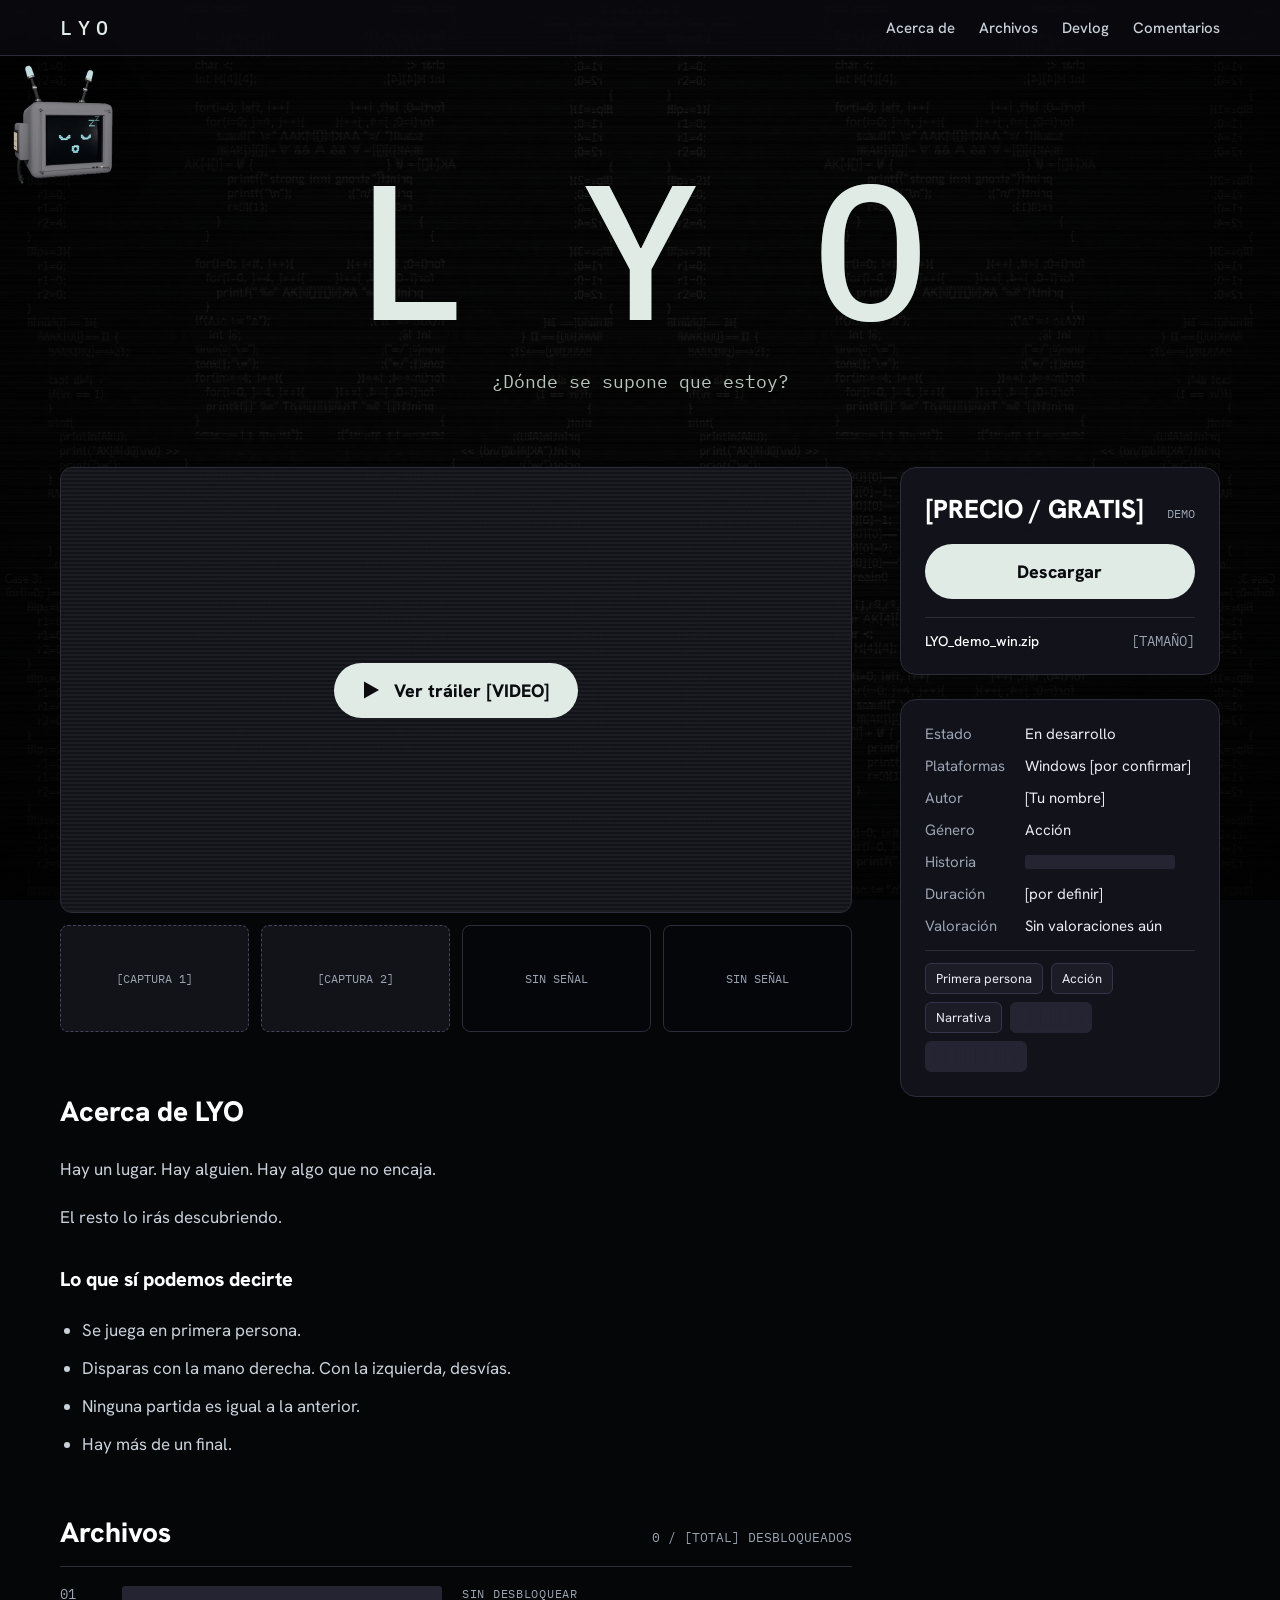
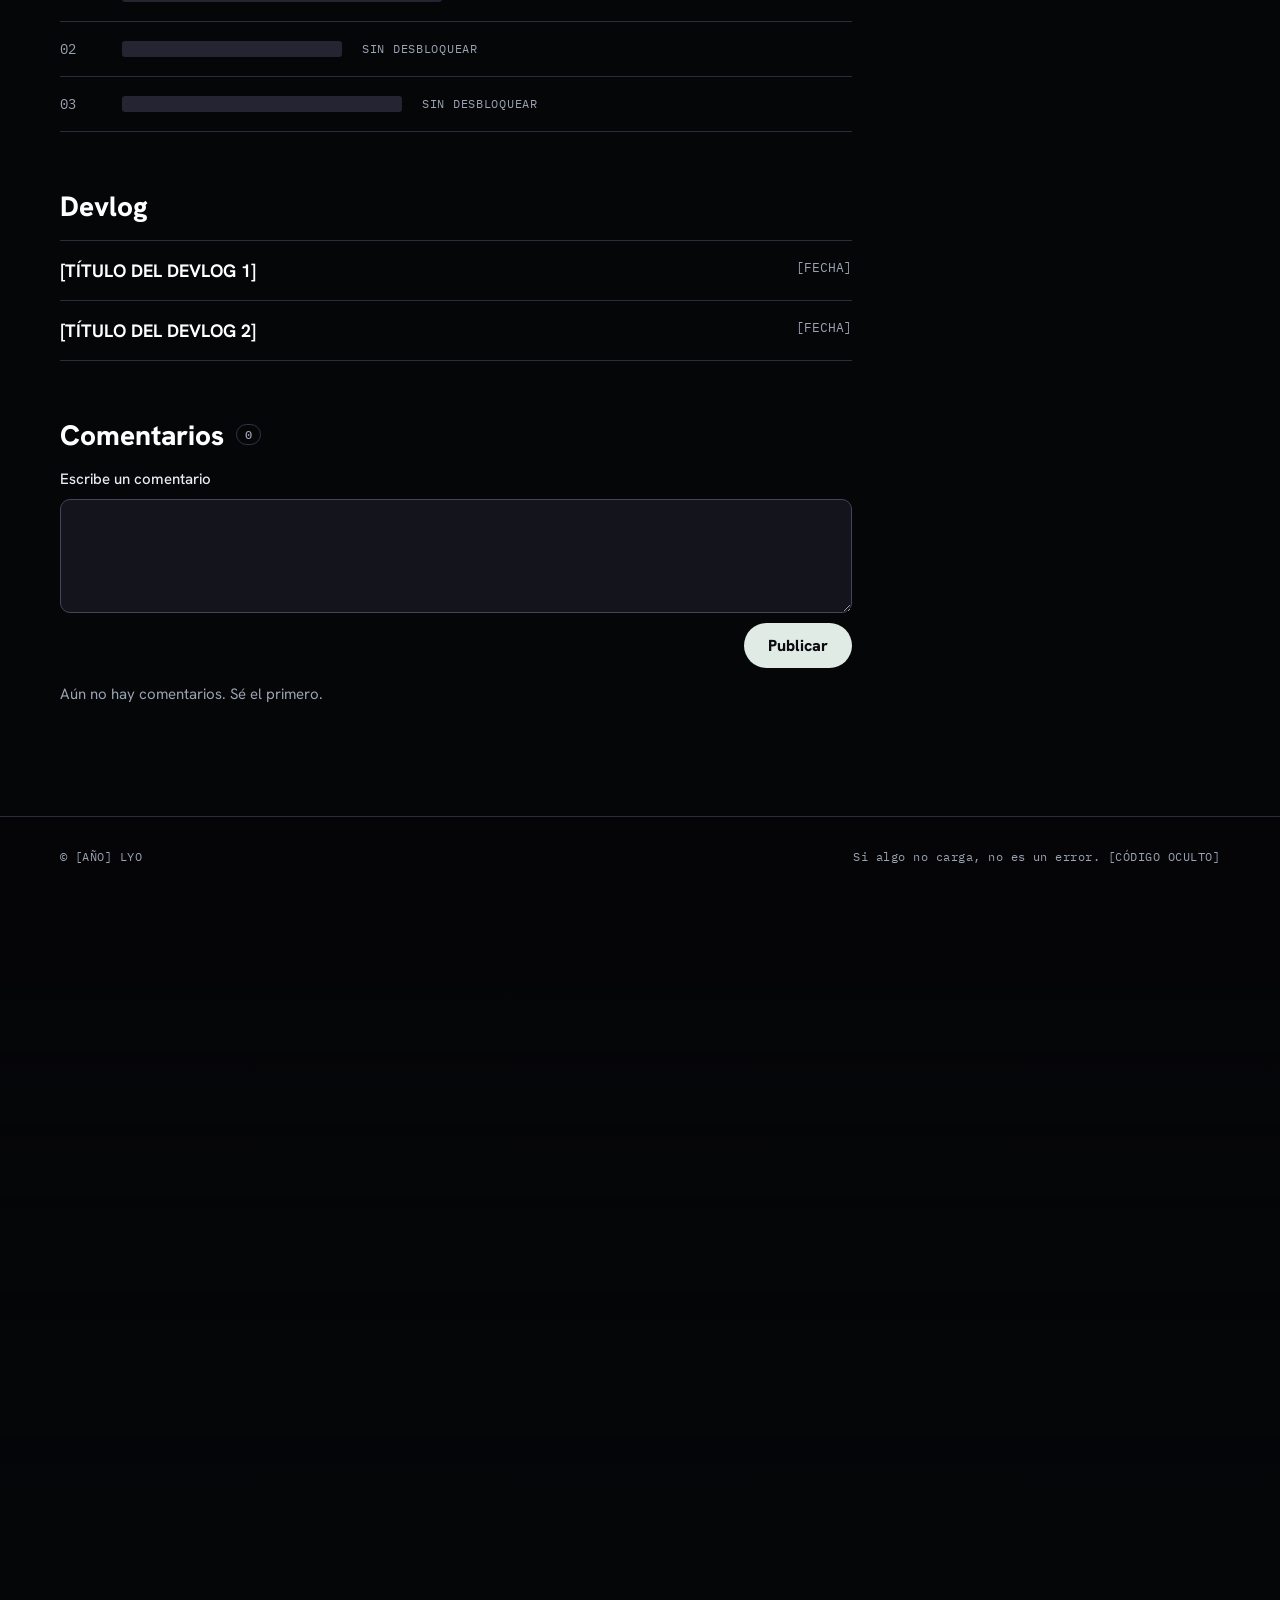
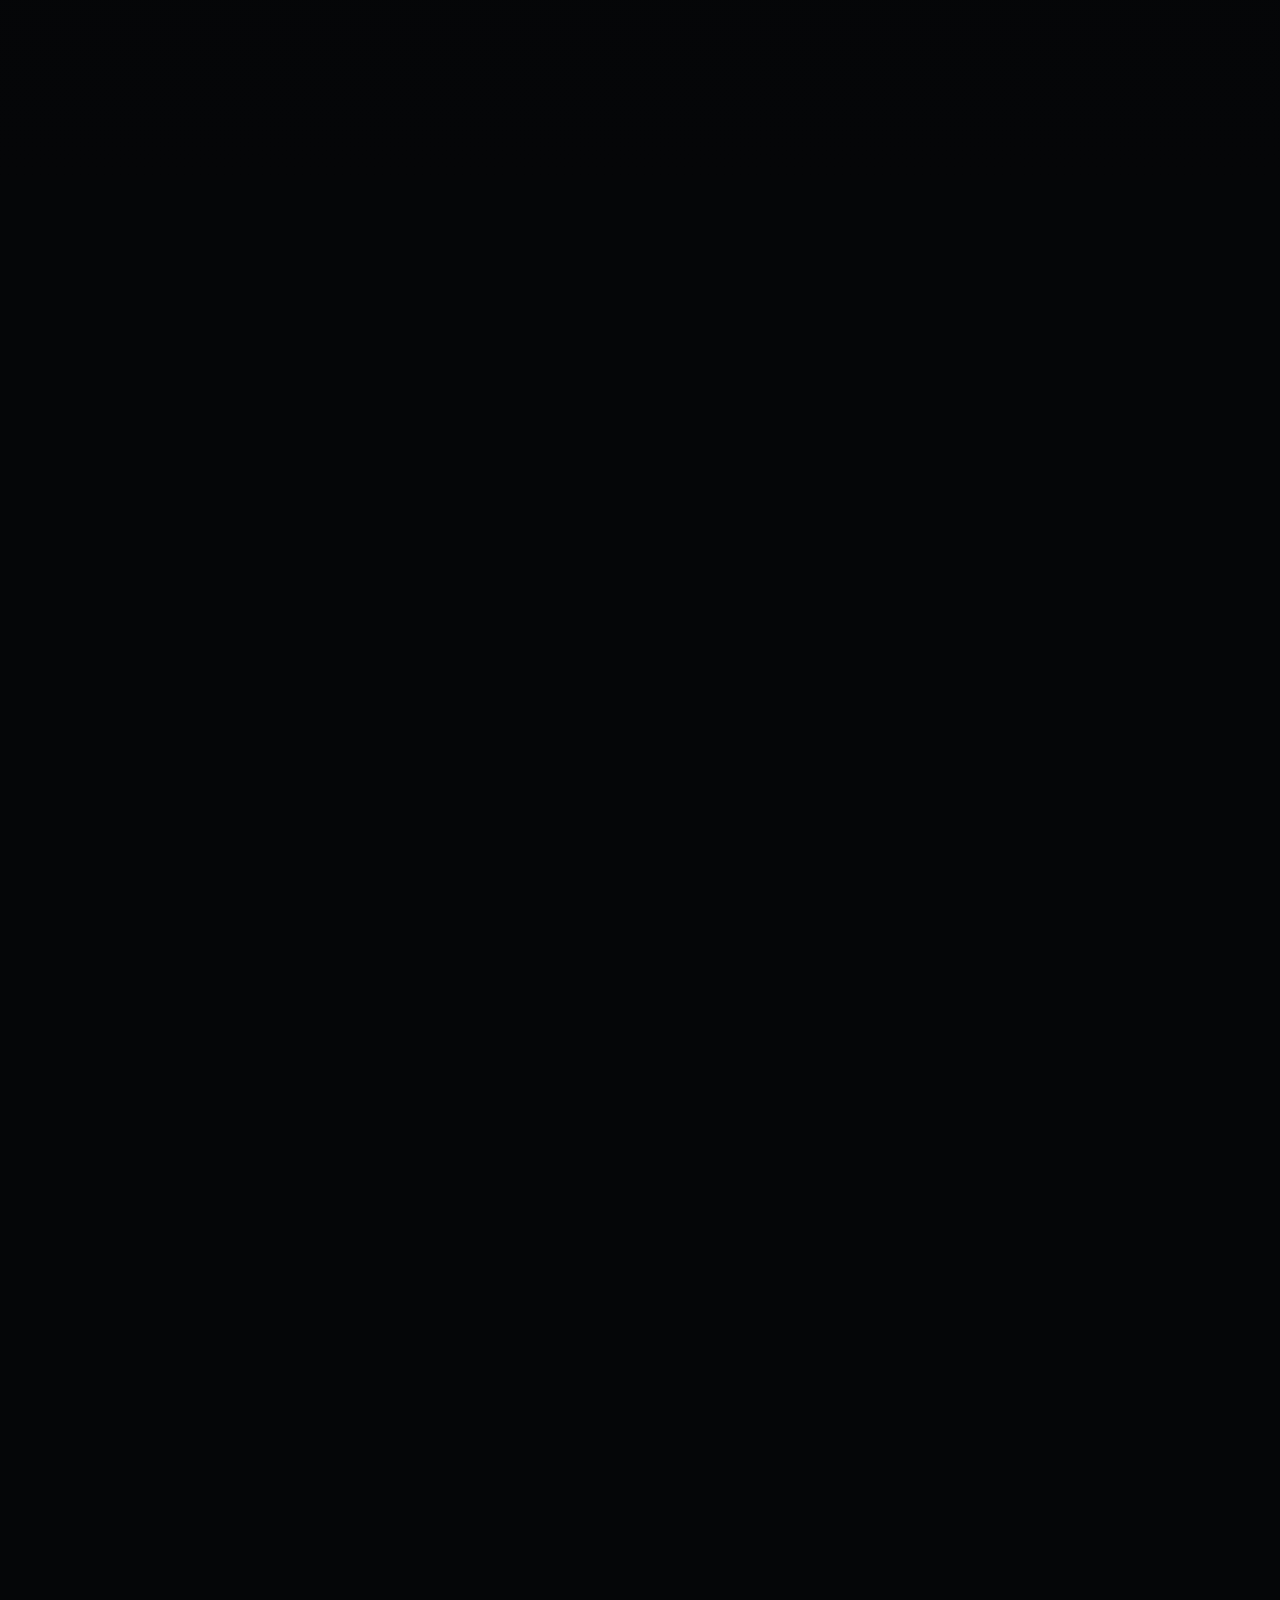
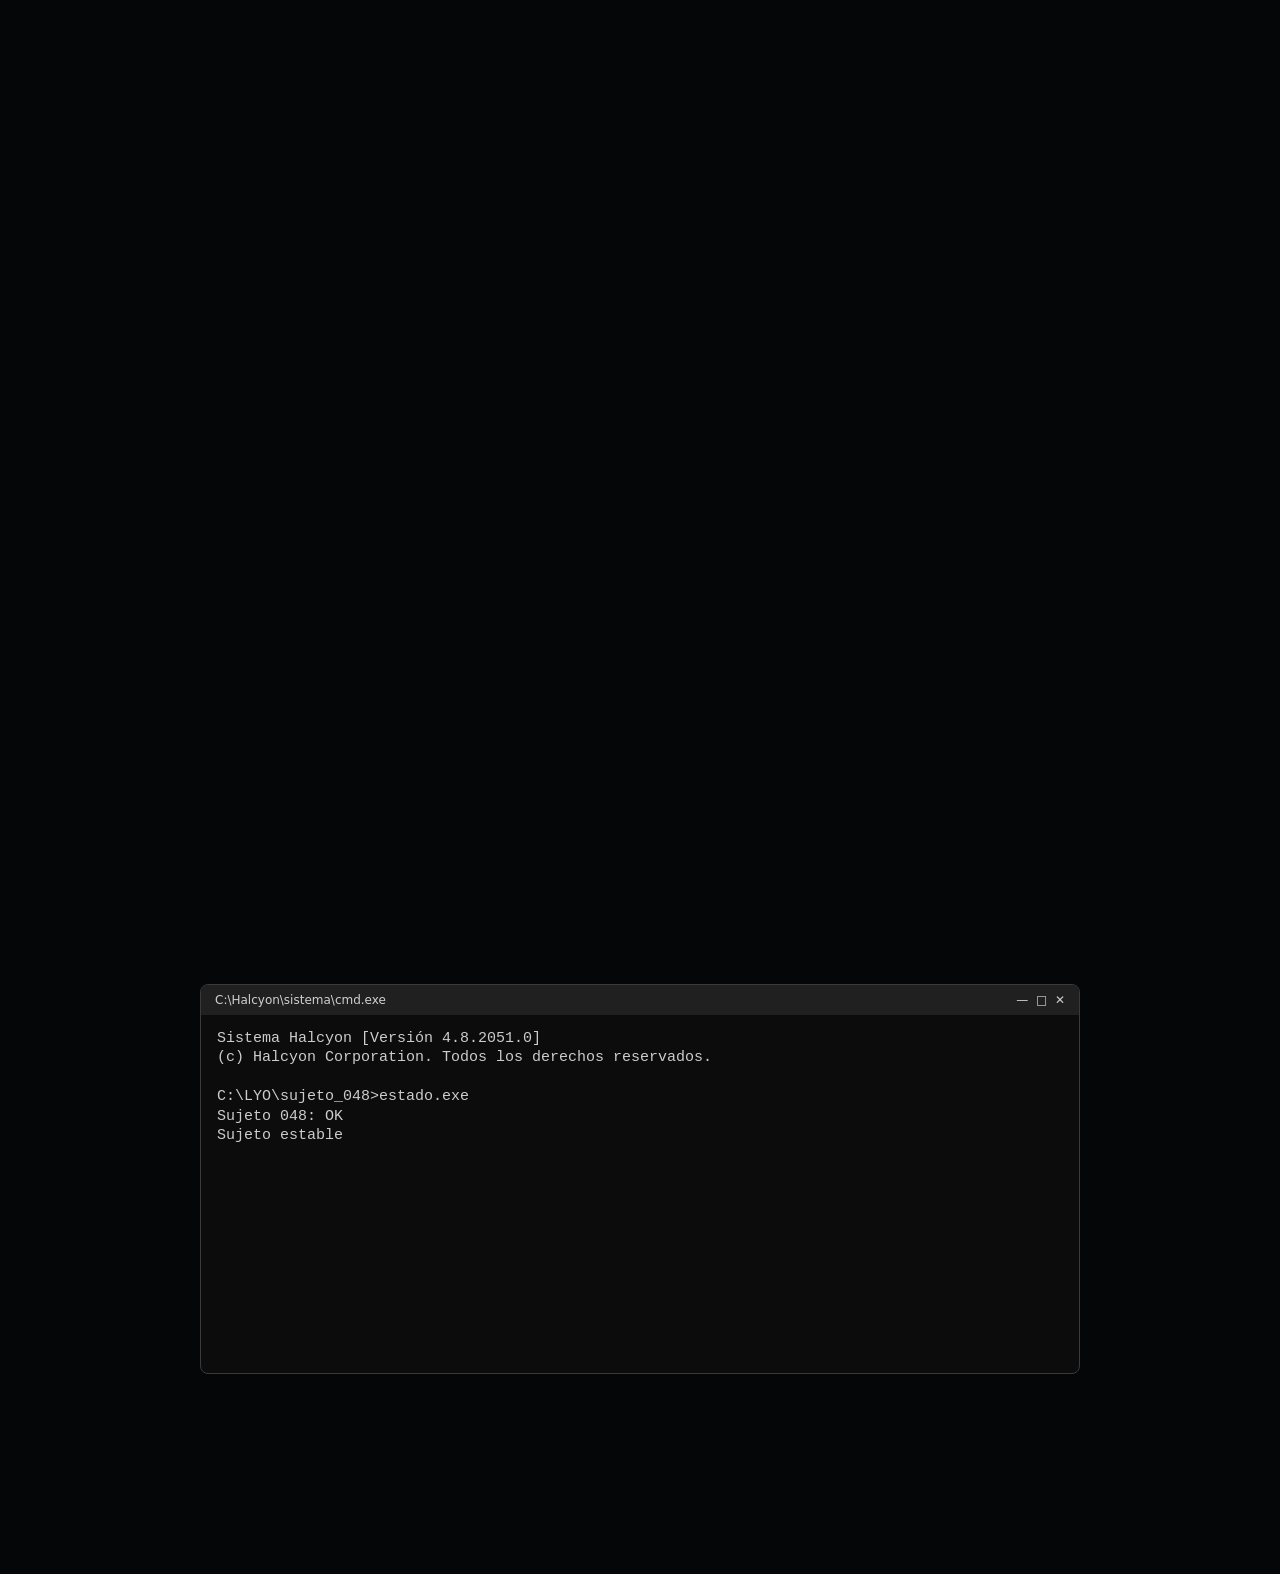
<file: index.html>
<!DOCTYPE html>
<!--
  ¿Intentas buscar algo pequeño, Sherlock Holmes?
  Me intriga tu curiosidad. Sigue buscando, solo recuerda que...

  La curiosidad mató al gato,
  01110000 01100101 01110010 01101111 00100000 01101100 01100001 00100000 01110011 01100001 01110100 01101001 01110011 01100110 01100001 01100011 01100011 01101001 11000011 10110011 01101110 00100000 01101100 01101111 00100000 01110100 01110010 01100001 01101010 01101111 00100000 01100100 01100101 00100000 01110110 01110101 01100101 01101100 01110100 01100001
-->
<html lang="es">
<head>
<meta charset="utf-8">
<meta name="viewport" content="width=device-width, initial-scale=1">
<meta name="theme-color" content="#050608">
<title>LYO</title>
<link rel="icon" href="assets/caras/burlona.webp" type="image/webp">
<link rel="preconnect" href="https://fonts.googleapis.com">
<link rel="preconnect" href="https://fonts.gstatic.com" crossorigin>
<link href="https://fonts.googleapis.com/css2?family=Hanken+Grotesk:wght@400;500;700;800&family=IBM+Plex+Mono:wght@400;500&display=swap" rel="stylesheet">
<link rel="stylesheet" href="css/estilo.css">
</head>
<body>
<div style="font-family:'Hanken Grotesk',system-ui,sans-serif;color:#E8ECF2;position:relative">

<!-- Fondo: el código del menú cayendo en cuatro columnas -->
<div aria-hidden="true" style="position:fixed;inset:0;z-index:0;overflow:hidden;background:#050608">
<div class="bgflick" style="position:absolute;inset:0;display:grid;grid-template-columns:repeat(4,minmax(0,1fr));filter:brightness(0.82)">
<div class="col col1" style="animation-duration:62s;animation-delay:-10s"></div>
<div class="col col2" style="animation-duration:38s;animation-delay:-31s"></div>
<div class="col col3" style="animation-duration:80s;animation-delay:-5s"></div>
<div class="col col4" style="animation-duration:24s;animation-delay:-17s"></div>
</div>
<div class="tear tearA">
<div class="col col1" style="animation-duration:62s;animation-delay:-10s"></div>
<div class="col col2" style="animation-duration:38s;animation-delay:-31s"></div>
<div class="col col3" style="animation-duration:80s;animation-delay:-5s"></div>
<div class="col col4" style="animation-duration:24s;animation-delay:-17s"></div>
</div>
<div class="tear tearB">
<div class="col col1" style="animation-duration:62s;animation-delay:-10s"></div>
<div class="col col2" style="animation-duration:38s;animation-delay:-31s"></div>
<div class="col col3" style="animation-duration:80s;animation-delay:-5s"></div>
<div class="col col4" style="animation-duration:24s;animation-delay:-17s"></div>
</div>
<div style="position:absolute;inset:0;background:rgba(0,0,0,0.5)"></div>
<div class="scan" style="position:absolute;inset:0;background:repeating-linear-gradient(0deg,rgba(0,0,0,0.28) 0 1px,transparent 1px 3px)"></div>
<div style="position:absolute;inset:0;background:radial-gradient(ellipse at 50% 45%,rgba(0,0,0,0) 40%,rgba(0,0,0,0.78) 100%)"></div>
</div>

<div style="position:relative;z-index:1">

<!-- Barra superior -->
<header style="background:rgba(11,11,16,0.82);border-bottom:1px solid #2C2C3A">
<div class="r-barra" style="max-width:1160px;margin:0 auto;padding:14px 32px;display:flex;flex-wrap:wrap;gap:12px 28px;align-items:center;justify-content:space-between">
<a href="#inicio" class="nav-a" style="font-family:'IBM Plex Mono',ui-monospace,monospace;font-weight:500;font-size:20px;letter-spacing:0.3em;color:#E0EBE6">LYO</a>
<nav class="r-nav" aria-label="Principal" style="display:flex;flex-wrap:wrap;gap:8px 24px;font-size:15px;font-weight:500">
<a href="#acerca" class="nav-a">Acerca de</a>
<a href="#archivos" class="nav-a">Archivos</a>
<a href="#devlog" class="nav-a">Devlog</a>
<a href="#comentarios" class="nav-a">Comentarios</a>
</nav>
</div>
</header>

<!-- Título: igual que en el menú, con las copias roja y cian -->
<section id="inicio" class="r-inicio" style="max-width:1160px;margin:0 auto;padding:96px 32px 40px;display:flex;flex-direction:column;align-items:center;gap:24px;text-align:center">
<h1 aria-label="LYO" style="position:relative;margin:0;font-family:'IBM Plex Mono',ui-monospace,monospace;font-weight:500;font-size:clamp(72px,15vw,200px);line-height:1;white-space:nowrap">
<span aria-hidden="true" class="tred" style="position:absolute;left:0;top:0;color:rgba(230,38,38,0.55)">L Y O</span>
<span aria-hidden="true" class="tcyan" style="position:absolute;left:0;top:0;color:rgba(26,217,217,0.55)">L Y O</span>
<span aria-hidden="true" class="twhite" style="position:relative;color:#E0EBE6">L Y O</span>
</h1>
<p id="lema" class="lema" aria-label="¿Dónde se supone que estoy?" data-texto="¿Dónde se supone que estoy?">¿Dónde se supone que estoy?</p>
</section>

<!-- Cuerpo -->
<div class="r-cuerpo" style="max-width:1160px;margin:0 auto;padding:32px 32px 96px;display:flex;flex-wrap:wrap;gap:48px;align-items:flex-start">

<main class="r-main" style="flex:999 1 560px;min-width:0;display:flex;flex-direction:column;gap:56px">

<!-- Tráiler y capturas -->
<section aria-label="Tráiler y capturas" style="display:flex;flex-direction:column;gap:12px">
<div style="position:relative;aspect-ratio:16/9;border-radius:12px;overflow:hidden;background:rgba(20,20,28,0.9);border:1px solid #2C2C3A;display:flex;align-items:center;justify-content:center">
<div aria-hidden="true" class="scan" style="position:absolute;inset:0;background:repeating-linear-gradient(0deg,rgba(255,255,255,0.04) 0 2px,transparent 2px 4px)"></div>
<button type="button" aria-label="Reproducir tráiler" style="position:relative;display:flex;align-items:center;gap:14px;background:var(--acento);color:#0B0B10;border:0;font-family:inherit;font-weight:800;font-size:18px;padding:16px 28px;border-radius:999px;cursor:pointer">
<svg aria-hidden="true" width="18" height="20" viewBox="0 0 18 20"><path d="M2 1.5v17l15-8.5z" fill="#0B0B10"/></svg>
Ver tráiler [VIDEO]
</button>
</div>
<div style="display:grid;grid-template-columns:repeat(auto-fit,minmax(min(130px,100%),1fr));gap:12px">
<div style="aspect-ratio:16/9;border-radius:8px;background:rgba(20,20,28,0.9);border:1px dashed #44445A;display:flex;align-items:center;justify-content:center;font-family:'IBM Plex Mono',ui-monospace,monospace;font-size:12px;color:#9AA3B2">[CAPTURA 1]</div>
<div style="aspect-ratio:16/9;border-radius:8px;background:rgba(20,20,28,0.9);border:1px dashed #44445A;display:flex;align-items:center;justify-content:center;font-family:'IBM Plex Mono',ui-monospace,monospace;font-size:12px;color:#9AA3B2">[CAPTURA 2]</div>
<div style="aspect-ratio:16/9;border-radius:8px;background:#05060A;border:1px solid #2C2C3A;display:flex;align-items:center;justify-content:center;font-family:'IBM Plex Mono',ui-monospace,monospace;font-size:12px;color:#9AA3B2">SIN SEÑAL</div>
<div style="aspect-ratio:16/9;border-radius:8px;background:#05060A;border:1px solid #2C2C3A;display:flex;align-items:center;justify-content:center;font-family:'IBM Plex Mono',ui-monospace,monospace;font-size:12px;color:#9AA3B2">SIN SEÑAL</div>
</div>
</section>

<!-- Acerca de -->
<section id="acerca" style="display:flex;flex-direction:column;gap:20px;font-size:17px;line-height:1.65;color:#C9D1DB">
<h2 style="margin:0;font-size:28px;font-weight:800;color:#FFFFFF">Acerca de LYO</h2>
<p style="margin:0;text-wrap:pretty">Hay un lugar. Hay alguien. Hay algo que no encaja.</p>
<p style="margin:0;text-wrap:pretty">El resto lo irás descubriendo.</p>
<h3 style="margin:12px 0 0;font-size:20px;font-weight:800;color:#FFFFFF">Lo que sí podemos decirte</h3>
<ul style="margin:0;padding-left:22px;display:flex;flex-direction:column;gap:10px">
<li>Se juega en primera persona.</li>
<li>Disparas con la mano derecha. Con la izquierda, desvías.</li>
<li>Ninguna partida es igual a la anterior.</li>
<li>Hay más de un final.</li>
</ul>
</section>

<!-- Archivos (huecos para ir revelando la historia) -->
<section id="archivos" style="display:flex;flex-direction:column;gap:16px">
<div style="display:flex;flex-wrap:wrap;align-items:baseline;justify-content:space-between;gap:8px 24px">
<h2 style="margin:0;font-size:28px;font-weight:800;color:#FFFFFF">Archivos</h2>
<span style="font-family:'IBM Plex Mono',ui-monospace,monospace;font-size:13px;color:#9AA3B2">0 / [TOTAL] DESBLOQUEADOS</span>
</div>
<div style="display:flex;flex-direction:column">
<div style="display:flex;flex-wrap:wrap;align-items:center;gap:12px 20px;padding:18px 0;border-top:1px solid #2C2C3A">
<span style="font-family:'IBM Plex Mono',ui-monospace,monospace;font-size:14px;color:#9AA3B2;min-width:3em">01</span>
<span role="img" aria-label="Texto oculto" style="flex:1 1 200px;height:16px;border-radius:3px;background:#242432;max-width:320px"></span>
<span style="font-family:'IBM Plex Mono',ui-monospace,monospace;font-size:12px;letter-spacing:0.06em;color:#9AA3B2">SIN DESBLOQUEAR</span>
</div>
<div style="display:flex;flex-wrap:wrap;align-items:center;gap:12px 20px;padding:18px 0;border-top:1px solid #2C2C3A">
<span style="font-family:'IBM Plex Mono',ui-monospace,monospace;font-size:14px;color:#9AA3B2;min-width:3em">02</span>
<span role="img" aria-label="Texto oculto" style="flex:1 1 200px;height:16px;border-radius:3px;background:#242432;max-width:220px"></span>
<span style="font-family:'IBM Plex Mono',ui-monospace,monospace;font-size:12px;letter-spacing:0.06em;color:#9AA3B2">SIN DESBLOQUEAR</span>
</div>
<div style="display:flex;flex-wrap:wrap;align-items:center;gap:12px 20px;padding:18px 0;border-top:1px solid #2C2C3A;border-bottom:1px solid #2C2C3A">
<span style="font-family:'IBM Plex Mono',ui-monospace,monospace;font-size:14px;color:#9AA3B2;min-width:3em">03</span>
<span role="img" aria-label="Texto oculto" style="flex:1 1 200px;height:16px;border-radius:3px;background:#242432;max-width:280px"></span>
<span style="font-family:'IBM Plex Mono',ui-monospace,monospace;font-size:12px;letter-spacing:0.06em;color:#9AA3B2">SIN DESBLOQUEAR</span>
</div>
</div>
</section>

<!-- Devlog -->
<section id="devlog" style="display:flex;flex-direction:column;gap:16px">
<h2 style="margin:0;font-size:28px;font-weight:800;color:#FFFFFF">Devlog</h2>
<div style="display:flex;flex-direction:column">
<a href="#devlog" class="nav-a" style="display:flex;flex-wrap:wrap;justify-content:space-between;gap:6px 24px;padding:18px 0;border-top:1px solid #2C2C3A">
<span style="font-weight:700;font-size:18px;color:#FFFFFF">[TÍTULO DEL DEVLOG 1]</span>
<span style="font-family:'IBM Plex Mono',ui-monospace,monospace;font-size:13px;color:#9AA3B2">[FECHA]</span>
</a>
<a href="#devlog" class="nav-a" style="display:flex;flex-wrap:wrap;justify-content:space-between;gap:6px 24px;padding:18px 0;border-top:1px solid #2C2C3A;border-bottom:1px solid #2C2C3A">
<span style="font-weight:700;font-size:18px;color:#FFFFFF">[TÍTULO DEL DEVLOG 2]</span>
<span style="font-family:'IBM Plex Mono',ui-monospace,monospace;font-size:13px;color:#9AA3B2">[FECHA]</span>
</a>
</div>
</section>

<!-- Comentarios -->
<section id="comentarios" style="display:flex;flex-direction:column;gap:16px">
<h2 style="margin:0;font-size:28px;font-weight:800;color:#FFFFFF;display:flex;align-items:center;gap:12px">Comentarios <span id="n-coment" class="com-n">0</span></h2>
<div style="display:flex;flex-direction:column;gap:10px">
<label for="comentario" style="font-size:15px;font-weight:500">Escribe un comentario</label>
<textarea id="comentario" rows="4" style="background:#14141C;color:#E8ECF2;border:1px solid #44445A;border-radius:10px;padding:14px 16px;font-family:inherit;font-size:16px;resize:vertical"></textarea>
<div style="display:flex;justify-content:flex-end">
<button id="publicar" type="button" class="btn-a" style="background:var(--acento);color:#0B0B10;border:0;font-family:inherit;font-weight:800;font-size:16px;padding:12px 24px;border-radius:999px;cursor:pointer">Publicar</button>
</div>
</div>
<p id="vacio-coment" class="com-vacio">Aún no hay comentarios. Sé el primero.</p>
<div id="lista-coment" aria-live="polite" class="comentarios"></div>
</section>
</main>

<!-- Barra lateral -->
<aside class="r-aside" style="flex:1 1 320px;max-width:380px;min-width:0;display:flex;flex-direction:column;gap:24px">

<section aria-label="Descarga" style="background:rgba(20,20,28,0.94);border:1px solid #2C2C3A;border-radius:16px;padding:24px;display:flex;flex-direction:column;gap:18px">
<div style="display:flex;align-items:baseline;justify-content:space-between;gap:12px">
<span style="font-weight:800;font-size:26px;color:#FFFFFF">[PRECIO / GRATIS]</span>
<span style="font-family:'IBM Plex Mono',ui-monospace,monospace;font-size:12px;color:#9AA3B2">DEMO</span>
</div>
<a href="#" class="btn-a" style="background:var(--acento);color:#0B0B10;text-decoration:none;text-align:center;font-weight:800;font-size:18px;padding:16px 24px;border-radius:999px">Descargar</a>
<div style="display:flex;justify-content:space-between;gap:12px;padding-top:14px;border-top:1px solid #2C2C3A;font-size:14px">
<span style="color:#FFFFFF;font-weight:500">LYO_demo_win.zip</span>
<span style="font-family:'IBM Plex Mono',ui-monospace,monospace;color:#9AA3B2">[TAMAÑO]</span>
</div>
</section>

<section aria-label="Información" style="background:rgba(20,20,28,0.94);border:1px solid #2C2C3A;border-radius:16px;padding:24px;display:flex;flex-direction:column;gap:14px;font-size:15px">
<div style="display:grid;grid-template-columns:auto 1fr;gap:12px 20px;align-items:center">
<span style="color:#9AA3B2">Estado</span><span>En desarrollo</span>
<span style="color:#9AA3B2">Plataformas</span><span>Windows [por confirmar]</span>
<span style="color:#9AA3B2">Autor</span><span>[Tu nombre]</span>
<span style="color:#9AA3B2">Género</span><span>Acción</span>
<span style="color:#9AA3B2">Historia</span><span role="img" aria-label="Información oculta" style="display:block;height:14px;border-radius:3px;background:#242432;max-width:150px"></span>
<span style="color:#9AA3B2">Duración</span><span>[por definir]</span>
<span style="color:#9AA3B2">Valoración</span><span>Sin valoraciones aún</span>
</div>
<div style="display:flex;flex-wrap:wrap;gap:8px;padding-top:12px;border-top:1px solid #2C2C3A">
<span class="chip">Primera persona</span>
<span class="chip">Acción</span>
<span class="chip">Narrativa</span>
<span class="chip" role="img" aria-label="Etiqueta oculta" style="color:#242432;background:#242432;border-color:#242432;user-select:none">██████</span>
<span class="chip" role="img" aria-label="Etiqueta oculta" style="color:#242432;background:#242432;border-color:#242432;user-select:none">████████</span>
</div>
</section>
</aside>
</div>

<!-- Pie -->
<footer style="border-top:1px solid #2C2C3A;background:rgba(5,6,8,0.8)">
<div class="r-pie" style="max-width:1160px;margin:0 auto;padding:32px 32px 120px;display:flex;flex-wrap:wrap;gap:12px 32px;justify-content:space-between;font-family:'IBM Plex Mono',ui-monospace,monospace;font-size:12px;letter-spacing:0.04em;color:#9AA3B2">
<span>© [AÑO] LYO</span>
<span>Si algo no carga, no es un error. [CÓDIGO OCULTO]</span>
</div>
</footer>

<!-- Descenso: el fondo se apaga poco a poco mientras se baja -->
<div aria-hidden="true" style="height:1000px;background:linear-gradient(180deg,rgba(5,6,8,0) 0%,rgba(5,6,8,0.6) 25%,rgba(5,6,8,0.95) 55%,#050608 80%)"></div>
<!-- Vacío: todo negro -->
<div aria-hidden="true" style="height:400px;background:#050608"></div>
<!-- Estática: aparece, se corta y vuelve a quedar negro justo antes de la terminal -->
<div id="zona-estatica" aria-hidden="true"><canvas id="estatica" width="192" height="108"></canvas></div>

<!-- Terminal -->
<section aria-label="Terminal" class="r-term" style="background:#050608;padding:0 32px 200px">
<div style="max-width:880px;margin:0 auto">
<!-- Terminal (estilo CMD) -->
<div id="term-cmd" class="cmd">
<div class="cmd-barra"><span>C:\Halcyon\sistema\cmd.exe</span><span aria-hidden="true">&#8212; &nbsp;&#9633; &nbsp;&#10005;</span></div>
<div id="salida-cmd" class="cmd-cuerpo">
<div>Sistema Halcyon [Versión 4.8.2051.0]</div>
<div>(c) Halcyon Corporation. Todos los derechos reservados.</div>
<div>&nbsp;</div>
<div data-paso="1" hidden>C:\LYO\sujeto_048&gt;estado.exe</div>
<div data-paso="1" hidden>Sujeto 048: OK</div>
<div data-paso="1" hidden>Sujeto estable</div>
<div data-paso="2" hidden>C:\LYO\sujeto_048&gt;recuerdos.exe</div>
<div data-paso="2" hidden>Recuerdos suprimidos</div>
<div data-paso="3" hidden>C:\LYO\sujeto_048&gt;escaner.exe --zona=prefrontal</div>
<div data-paso="3" hidden>Zona prefrontal: escaneada</div>
<div data-paso="4" hidden>C:\LYO\sujeto_048&gt;voz.exe</div>
<div data-paso="4" hidden>Voz de Sujeto 048 desactivada</div>
<div data-paso="5" hidden>C:\LYO\sujeto_048&gt;texto.exe</div>
<div data-paso="5" hidden>Modo de texto activo</div>
<div id="cmd-extra"></div>
<form id="cmd-form" data-paso="6" hidden><label for="cmd-in">C:\LYO\sujeto_048&gt;</label><span class="cmd-campo"><input id="cmd-in" type="text" placeholder=" " autocomplete="off" autocapitalize="off" spellcheck="false" aria-label="Comando"><span class="cmd-cursor blink" aria-hidden="true">_</span></span></form>
</div>
</div>
</div>
</section>

</div>

<!-- La chica TV: fija en la ventana, arriba a la izquierda; se puede arrastrar con el mouse o el dedo -->
<div class="tv">
<img id="tv" src="assets/caras/burlona.webp" alt="" class="tvbob" draggable="false">
<div id="tv-globo" class="globo" role="status" hidden><button type="button" class="globo-x" aria-label="Cerrar">&#215;</button><p id="tv-texto"></p></div>
</div>

</div>

<script src="js/principal.js" defer></script>
</body>
</html>
</file>
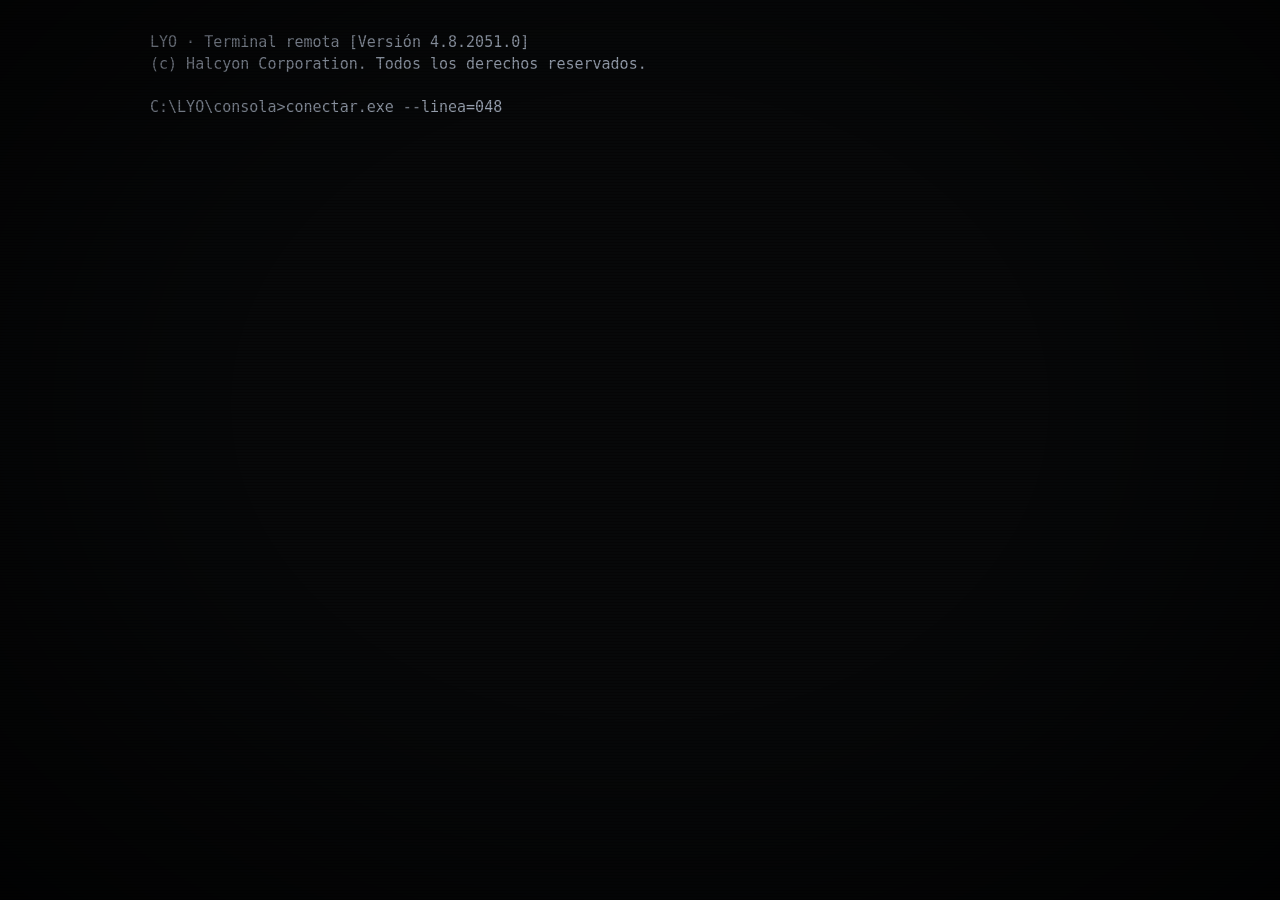
<file: consola/index.html>
<!DOCTYPE html>
<html lang="es">
<head>
<meta charset="utf-8">
<meta name="viewport" content="width=device-width, initial-scale=1">
<meta name="theme-color" content="#070809">
<meta name="robots" content="noindex">
<title>LYO — Consola</title>
<link rel="icon" href="../assets/caras/estatica.webp" type="image/webp">
<link rel="stylesheet" href="consola.css">
</head>
<body>
<div id="pantalla" class="crt-flick">
<div aria-hidden="true" class="crt-scan capa-scan"></div>
<div aria-hidden="true" class="capa-vineta"></div>
<main>
<div id="log" role="log" aria-live="polite" aria-label="Consola"></div>
<form id="form" hidden>
<label id="etiqueta" for="entrada"></label>
<input id="entrada" type="text" autocomplete="off" autocapitalize="off" spellcheck="false" maxlength="40">
</form>
<p id="salir" hidden><a href="../">[ desconectar ]</a></p>
<div id="fin-consola"></div>
</main>
</div>
<button id="ir-abajo" type="button" hidden>&#9660; nuevas líneas</button>
<script src="consola.js"></script>
</body>
</html>
</file>
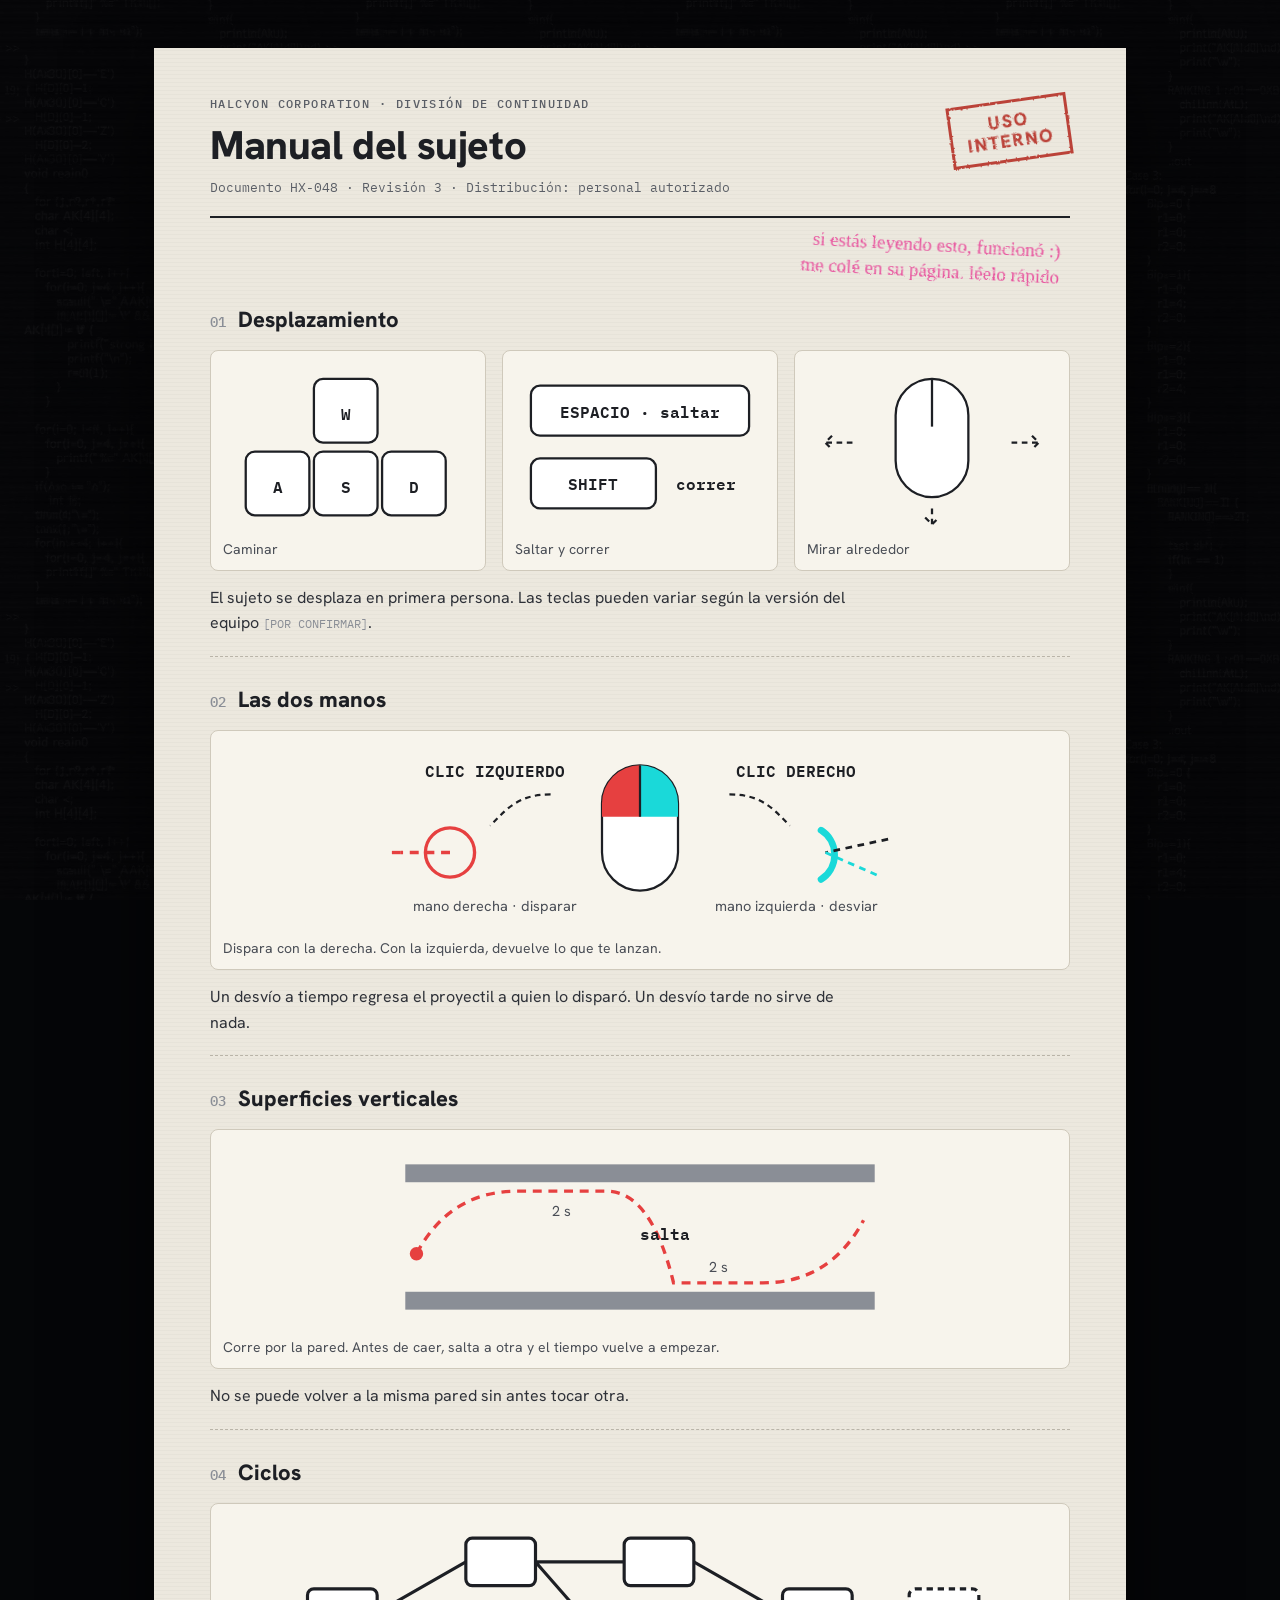
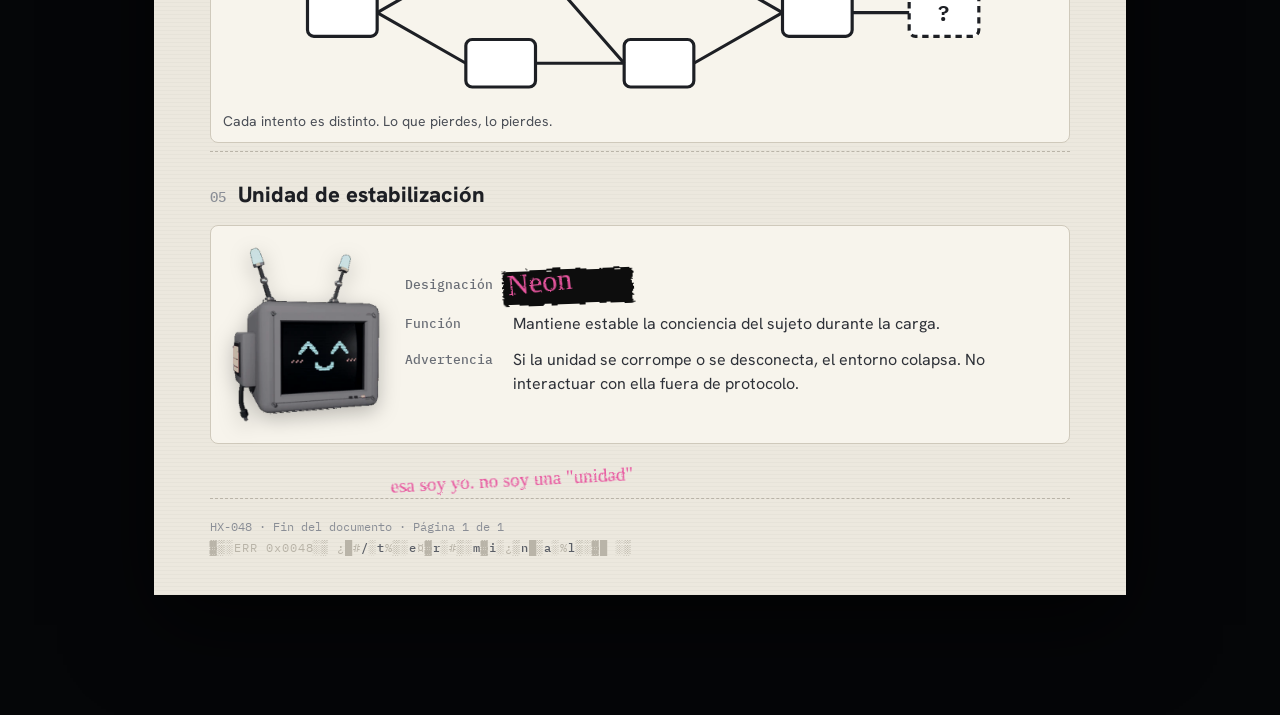
<file: help/index.html>
<!DOCTYPE html>
<html lang="es">
<head>
<meta charset="utf-8">
<meta name="viewport" content="width=device-width, initial-scale=1">
<meta name="theme-color" content="#050608">
<meta name="robots" content="noindex">
<title>Halcyon · Manual del sujeto</title>
<link rel="icon" href="../assets/caras/feliz.webp" type="image/webp">
<link rel="preconnect" href="https://fonts.googleapis.com">
<link href="https://fonts.googleapis.com/css2?family=Hanken+Grotesk:wght@400;500;700;800&family=IBM+Plex+Mono:wght@400;500&family=Permanent+Marker&display=swap" rel="stylesheet">
<link rel="stylesheet" href="help.css">
</head>
<body>
<!-- filtro para que lo escrito a mano parezca crayón -->
<svg width="0" height="0" style="position:absolute" aria-hidden="true">
<filter id="crayon"><feTurbulence type="fractalNoise" baseFrequency="0.9" numOctaves="2" result="ruido"/><feDisplacementMap in="SourceGraphic" in2="ruido" scale="2.6"/></filter>
<filter id="rayon"><feTurbulence type="fractalNoise" baseFrequency="0.05 0.6" numOctaves="2" result="r"/><feDisplacementMap in="SourceGraphic" in2="r" scale="7"/></filter>
</svg>

<div class="fondo" aria-hidden="true"></div>

<main class="hoja">
<header class="membrete">
<div>
<p class="emisor">HALCYON CORPORATION · DIVISIÓN DE CONTINUIDAD</p>
<h1>Manual del sujeto</h1>
<p class="meta">Documento HX-048 · Revisión 3 · Distribución: personal autorizado</p>
</div>
<p class="sello" aria-label="Sello: uso interno">USO<br>INTERNO</p>
</header>

<p class="nota nota-arriba" role="note">si estás leyendo esto, funcionó :)<br>me colé en su página. léelo rápido</p>

<section class="seccion">
<h2><span class="num">01</span> Desplazamiento</h2>
<div class="fila">
<figure class="fig">
<svg viewBox="0 0 220 150" role="img" aria-label="Teclas W, A, S y D">
<g font-family="IBM Plex Mono, monospace" font-size="20" text-anchor="middle">
<rect x="80" y="14" width="56" height="56" rx="8" class="tecla"/><text x="108" y="50" class="tecla-t">W</text>
<rect x="20" y="78" width="56" height="56" rx="8" class="tecla"/><text x="48" y="114" class="tecla-t">A</text>
<rect x="80" y="78" width="56" height="56" rx="8" class="tecla"/><text x="108" y="114" class="tecla-t">S</text>
<rect x="140" y="78" width="56" height="56" rx="8" class="tecla"/><text x="168" y="114" class="tecla-t">D</text>
</g>
</svg>
<figcaption>Caminar</figcaption>
</figure>
<figure class="fig">
<svg viewBox="0 0 220 150" role="img" aria-label="Barra espaciadora y Shift">
<g font-family="IBM Plex Mono, monospace" font-size="15" text-anchor="middle">
<rect x="14" y="20" width="192" height="44" rx="8" class="tecla"/><text x="110" y="48" class="tecla-t">ESPACIO · saltar</text>
<rect x="14" y="84" width="110" height="44" rx="8" class="tecla"/><text x="69" y="112" class="tecla-t">SHIFT</text>
<text x="168" y="112" class="tecla-t">correr</text>
</g>
</svg>
<figcaption>Saltar y correr</figcaption>
</figure>
<figure class="fig">
<svg viewBox="0 0 220 150" role="img" aria-label="Mouse: mover para mirar">
<rect x="78" y="14" width="64" height="104" rx="32" class="tecla"/>
<line x1="110" y1="14" x2="110" y2="56" class="linea"/>
<path d="M40 70 h-24 m6 -6 l-6 6 6 6 M180 70 h24 m-6 -6 l6 6 -6 6 M110 128 v14 m-6 -6 l6 6 6 -6" class="flecha"/>
</svg>
<figcaption>Mirar alrededor</figcaption>
</figure>
</div>
<p class="txt">El sujeto se desplaza en primera persona. Las teclas pueden variar según la versión del equipo <span class="pend">[POR CONFIRMAR]</span>.</p>
</section>

<section class="seccion">
<h2><span class="num">02</span> Las dos manos</h2>
<div class="fila">
<figure class="fig ancha">
<svg viewBox="0 0 460 170" role="img" aria-label="Clic izquierdo dispara con la mano derecha; clic derecho desvía con la mano izquierda">
<!-- mouse -->
<rect x="196" y="20" width="68" height="112" rx="34" class="tecla"/>
<path d="M196 54 A34 34 0 0 1 230 20 V66 H196 Z" class="boton-izq"/>
<path d="M264 54 A34 34 0 0 0 230 20 V66 H264 Z" class="boton-der"/>
<line x1="230" y1="20" x2="230" y2="66" class="linea"/>
<!-- izquierda: desvío -->
<path d="M150 46 C120 46 110 60 96 74" class="flecha"/>
<text x="100" y="30" class="rotulo" text-anchor="middle">CLIC IZQUIERDO</text>
<text x="100" y="150" class="rotulo-g" text-anchor="middle">mano derecha · disparar</text>
<circle cx="60" cy="98" r="22" class="arma"/><line x1="60" y1="98" x2="16" y2="98" class="disparo"/><line x1="16" y1="98" x2="4" y2="98" class="disparo"/>
<!-- derecha: desvío -->
<path d="M310 46 C340 46 350 60 364 74" class="flecha"/>
<text x="370" y="30" class="rotulo" text-anchor="middle">CLIC DERECHO</text>
<text x="370" y="150" class="rotulo-g" text-anchor="middle">mano izquierda · desviar</text>
<path d="M392 78 a26 26 0 0 1 0 44" class="escudo"/>
<path d="M452 86 L396 98" class="bala"/><path d="M396 98 L446 120" class="bala-rebote"/>
</svg>
<figcaption>Dispara con la derecha. Con la izquierda, devuelve lo que te lanzan.</figcaption>
</figure>
</div>
<p class="txt">Un desvío a tiempo regresa el proyectil a quien lo disparó. Un desvío tarde no sirve de nada.</p>
</section>

<section class="seccion">
<h2><span class="num">03</span> Superficies verticales</h2>
<div class="fila">
<figure class="fig ancha">
<svg viewBox="0 0 460 170" role="img" aria-label="Vista desde arriba: el sujeto corre por una pared, salta a la de enfrente y sigue">
<rect x="20" y="20" width="420" height="16" class="muro"/>
<rect x="20" y="134" width="420" height="16" class="muro"/>
<path d="M30 100 Q60 44 120 44 L200 44 Q240 44 260 126 L340 126 Q400 126 430 70" class="ruta"/>
<circle cx="30" cy="100" r="6" class="punto"/>
<text x="160" y="66" class="rotulo-g" text-anchor="middle">2 s</text>
<text x="300" y="116" class="rotulo-g" text-anchor="middle">2 s</text>
<text x="252" y="88" class="rotulo" text-anchor="middle">salta</text>
</svg>
<figcaption>Corre por la pared. Antes de caer, salta a otra y el tiempo vuelve a empezar.</figcaption>
</figure>
</div>
<p class="txt">No se puede volver a la misma pared sin antes tocar otra.</p>
</section>

<section class="seccion">
<h2><span class="num">04</span> Ciclos</h2>
<div class="fila">
<figure class="fig ancha">
<svg viewBox="0 0 460 120" role="img" aria-label="Cada intento sigue un camino distinto de salas">
<g class="salas">
<rect x="20" y="46" width="44" height="30" rx="4"/>
<rect x="120" y="14" width="44" height="30" rx="4"/><rect x="120" y="78" width="44" height="30" rx="4"/>
<rect x="220" y="14" width="44" height="30" rx="4"/><rect x="220" y="78" width="44" height="30" rx="4"/>
<rect x="320" y="46" width="44" height="30" rx="4"/>
<rect x="400" y="46" width="44" height="30" rx="4" class="sala-x"/>
</g>
<path d="M64 61 L120 29 M64 61 L120 93 M164 29 L220 29 M164 93 L220 93 M164 29 L220 93 M264 29 L320 61 M264 93 L320 61 M364 61 L400 61" class="linea"/>
<text x="422" y="66" class="rotulo" text-anchor="middle">?</text>
</svg>
<figcaption>Cada intento es distinto. Lo que pierdes, lo pierdes.</figcaption>
</figure>
</div>
</section>

<section class="seccion">
<h2><span class="num">05</span> Unidad de estabilización</h2>
<div class="ficha">
<img src="../assets/caras/feliz.webp" alt="La unidad de estabilización: una televisión con cara" class="ficha-img">
<dl class="datos">
<dt>Designación</dt>
<dd><span class="tachado"><span class="bajo">UNIDAD E-07</span></span><span class="crayon nombre">Neon</span></dd>
<dt>Función</dt>
<dd>Mantiene estable la conciencia del sujeto durante la carga.</dd>
<dt>Advertencia</dt>
<dd>Si la unidad se corrompe o se desconecta, el entorno colapsa. No interactuar con ella fuera de protocolo.</dd>
</dl>
</div>
<p class="nota nota-ficha" role="note">esa soy yo. no soy una "unidad"</p>
</section>


<footer class="pie">
<p>HX-048 · Fin del documento · Página 1 de 1</p>
<p class="corrupto" aria-hidden="true"><span>▓▒░ERR 0x0048░▒ ¿█#</span><b>/</b><span>░</span><b>t</b><span>%▒░</span><b>e</b><span>¤▓</span><b>r</b><span>░#▒░</span><b>m</b><span>▓</span><b>i</b><span>░¿▒</span><b>n</b><span>█▒</span><b>a</b><span>░%</span><b>l</b><span>▒░▓█ ░▒</span></p>
</footer>
</main>
</body>
</html>
</file>
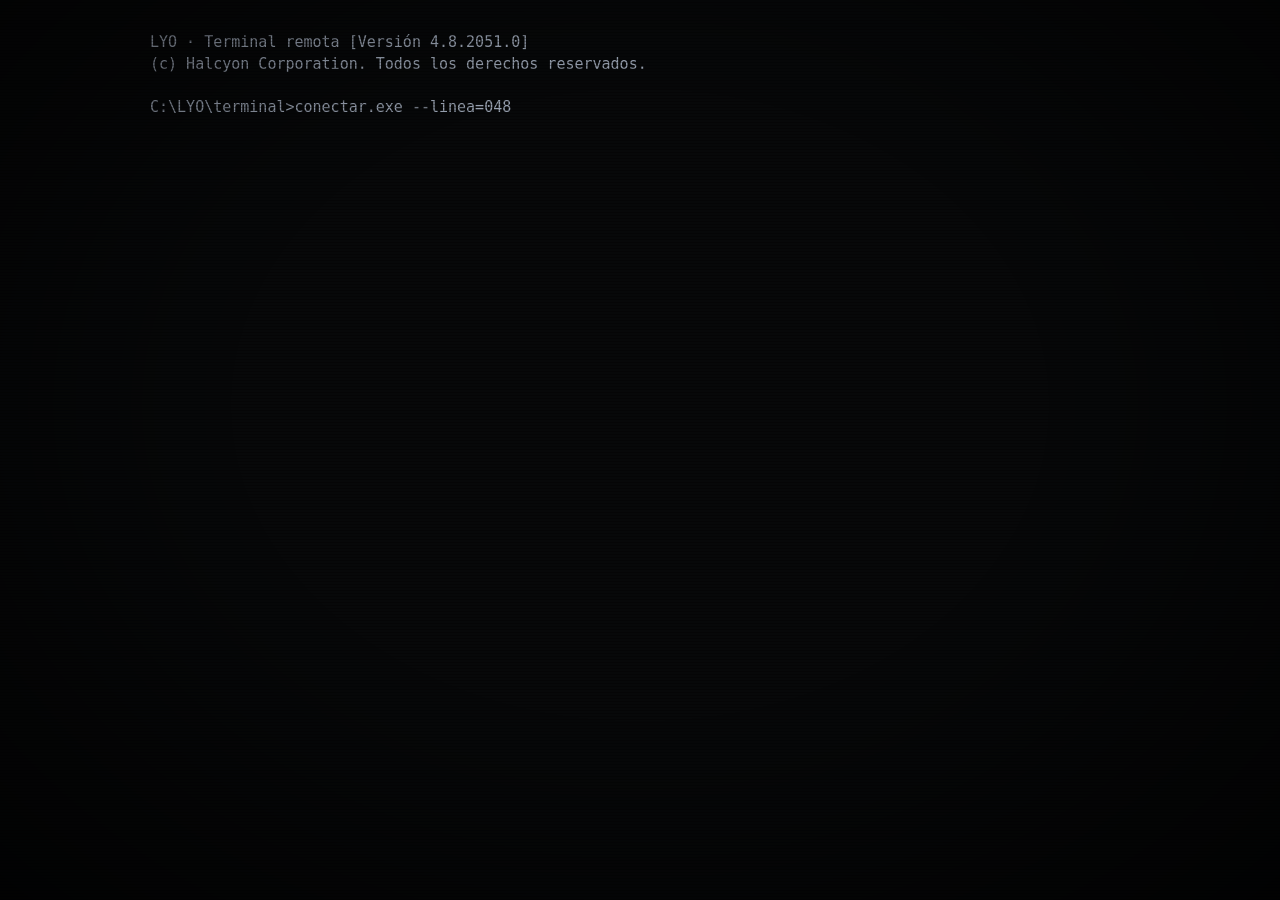
<file: terminal/index.html>
<!DOCTYPE html>
<html lang="es">
<head>
<meta charset="utf-8">
<meta name="viewport" content="width=device-width, initial-scale=1">
<meta name="theme-color" content="#070809">
<meta name="robots" content="noindex">
<title>LYO — Terminal</title>
<link rel="icon" href="../assets/caras/estatica.webp" type="image/webp">
<link rel="stylesheet" href="terminal.css">
</head>
<body>
<div id="pantalla" class="crt-flick">
<div aria-hidden="true" class="crt-scan capa-scan"></div>
<div aria-hidden="true" class="capa-vineta"></div>
<main>
<div id="log" role="log" aria-live="polite" aria-label="Terminal"></div>
<form id="form" hidden>
<label id="etiqueta" for="entrada"></label>
<input id="entrada" type="text" autocomplete="off" autocapitalize="off" spellcheck="false" maxlength="40">
</form>
<p id="salir" hidden><a href="../">[ desconectar ]</a></p>
<div id="fin-terminal"></div>
</main>
</div>
<button id="ir-abajo" type="button" hidden>&#9660; nuevas líneas</button>
<script src="terminal.js"></script>
</body>
</html>
</file>
<file: css/estilo.css>
/* LYO — estilos de la página principal */

:root { --acento: #E0EBE6; }  /* color de los botones; cámbialo aquí */

body { margin: 0; background: #050608; }
a { color: #E0EBE6; text-decoration: underline; text-underline-offset: 3px; }
a:hover { color: #FFFFFF; }
.btn-a:hover { filter: brightness(1.12); }
.nav-a { color: #C9D1DB; text-decoration: none; }
.nav-a:hover { color: #FFFFFF; text-decoration: underline; }
.chip { display: inline-block; background: #1C1C27; border: 1px solid #34344A; color: #E8ECF2; border-radius: 6px; padding: 6px 10px; font-size: 13px; text-decoration: none; }

/* ---------- Fondo: el código del menú cayendo en cuatro columnas ---------- */
.col { background-image: url(../assets/fondo_codigo.jpg); background-size: 25vw auto; background-repeat: repeat; animation-name: fall; animation-timing-function: linear; animation-iteration-count: infinite; }
.col2, .col4 { transform: scaleX(-1); }
@keyframes fall { from { background-position-y: 0; } to { background-position-y: 44.444vw; } }
@keyframes scan { from { background-position: 0 0; } to { background-position: 0 8px; } }
@keyframes bgflick { 0%, 100% { opacity: 1; } 48% { opacity: 0.93; } 52% { opacity: 1; } }
.bgflick { animation: bgflick 3.4s steps(1) infinite; }
.scan { animation: scan 0.8s linear infinite; }

/* Glitch: franjas horizontales de la misma imagen que saltan de lado (cian y rojo) */
@keyframes tearA { 0%, 92%, 97%, 100% { opacity: 0; } 92.4% { opacity: 1; clip-path: inset(22% 0 68% 0); translate: -46px 0; } 93.6% { opacity: 1; clip-path: inset(55% 0 38% 0); translate: 38px 0; } 94.8% { opacity: 1; clip-path: inset(8% 0 86% 0); translate: -24px 0; } 96% { opacity: 1; clip-path: inset(74% 0 18% 0); translate: 52px 0; } }
@keyframes tearB { 0%, 81%, 86%, 100% { opacity: 0; } 81.4% { opacity: 1; clip-path: inset(40% 0 52% 0); translate: 34px 0; } 82.6% { opacity: 1; clip-path: inset(12% 0 80% 0); translate: -42px 0; } 83.8% { opacity: 1; clip-path: inset(66% 0 26% 0); translate: 26px 0; } 85% { opacity: 1; clip-path: inset(30% 0 62% 0); translate: -30px 0; } }
.tear { position: absolute; inset: 0; display: grid; grid-template-columns: repeat(4, minmax(0, 1fr)); opacity: 0; animation-timing-function: steps(1, end); animation-iteration-count: infinite; }
.tearA { animation-name: tearA; animation-duration: 7s; animation-delay: -2s; filter: sepia(1) hue-rotate(150deg) saturate(6) brightness(2.6); }
.tearB { animation-name: tearB; animation-duration: 11s; animation-delay: -6s; filter: sepia(1) hue-rotate(-38deg) saturate(6) brightness(2.6); }

/* ---------- Título con copias roja y cian ---------- */
@keyframes tred { 0%, 100% { translate: 0 0; } 25% { translate: -1.5px 0; } 50% { translate: 0 0; } 75% { translate: -1px 0; } 93% { translate: -1px 0; } 94% { translate: -14px 2px; } 96% { translate: -8px -3px; } 97% { translate: -1px 0; } }
@keyframes tcyan { 0%, 100% { translate: 0 0; } 25% { translate: 1.5px 0; } 50% { translate: 0 0; } 75% { translate: 1px 0; } 93% { translate: 1px 0; } 94% { translate: 14px -2px; } 96% { translate: 8px 3px; } 97% { translate: 1px 0; } }
@keyframes twhite { 0%, 93%, 100% { opacity: 1; } 94% { opacity: 0; } 95% { opacity: 1; } 96% { opacity: 0.3; } 97% { opacity: 1; } }
.tred { animation: tred 5s infinite; }
.tcyan { animation: tcyan 5s infinite; }
.twhite { animation: twhite 5s infinite; }

/* ---------- La chica TV (fija en la ventana; arriba a la izquierda por defecto y se puede arrastrar) ---------- */
.tv { position: fixed; left: 12px; top: 64px; width: clamp(84px, 8vw, 130px); z-index: 30; pointer-events: none; }
.tv img { pointer-events: auto; cursor: grab; touch-action: none; user-select: none; -webkit-user-select: none; -webkit-user-drag: none; }
.tv.arrastrando img { cursor: grabbing; animation: none; }
.tv img { display: block; width: 100%; height: auto; filter: drop-shadow(0 0 16px rgba(0, 0, 0, 0.7)); }
@keyframes tvbob { 0%, 100% { translate: 0 0; } 50% { translate: 0 -5px; } }
@keyframes tvshake { 0%, 100% { translate: 0 0; } 20% { translate: -4px 2px; } 40% { translate: 5px -2px; } 60% { translate: -3px -1px; } 80% { translate: 4px 1px; } }
.tvbob { animation: tvbob 4.5s ease-in-out infinite; }
.tvshake { animation: tvshake 0.12s linear infinite; }

/* ---------- Terminal ---------- */
@keyframes blink { 50% { opacity: 0; } }
.blink { animation: blink 1.1s steps(1) infinite; }
.tk { color: #5FE3E3; } .ts { color: #E0EBE6; } .tc { color: #808F85; } .tn { color: #FF9A9A; } .tf { color: #FFFFFF; font-weight: 500; }

@media (prefers-reduced-motion: reduce) {
  .col, .bgflick, .tear, .scan, .tred, .tcyan, .twhite, .tvbob, .tvshake, .blink { animation: none !important; }
}

/* ---------- Zona de estática (antes de la terminal) ---------- */
#zona-estatica { position: relative; height: 1800px; background: #050608; }
#estatica { position: sticky; top: 0; display: block; width: 100%; height: 100vh; image-rendering: pixelated; pointer-events: none; opacity: 0; }

/* ---------- Terminal en versión CMD ---------- */
.cmd { border: 1px solid #3A3A3A; border-radius: 8px; background: #0C0C0C; overflow: hidden; }
.cmd-barra { display: flex; justify-content: space-between; gap: 16px; padding: 8px 14px; background: #202020; color: #D0D0D0; font-family: 'Segoe UI', system-ui, sans-serif; font-size: 12px; }
.cmd-cuerpo { min-height: 320px; padding: 14px 16px 24px; font-family: Consolas, 'Cascadia Mono', 'Lucida Console', monospace; font-size: 15px; line-height: 1.3; color: #CCCCCC; overflow-x: auto; }
.cmd-cuerpo div { min-height: 1.3em; white-space: pre; }

/* Terminal de abajo: se puede escribir */
#cmd-form { display: flex; align-items: baseline; white-space: pre; }
#cmd-form[hidden] { display: none; }
#cmd-in { flex: 1; min-width: 0; background: transparent; border: 0; outline: 0; padding: 0; color: #CCCCCC; font: inherit; caret-color: #CCCCCC; }
#cmd-extra div { min-height: 1.3em; white-space: pre; }

/* Comentarios */
.comentarios { display: flex; flex-direction: column; gap: 14px; }
.comentario { background: rgba(20,20,28,0.94); border: 1px solid #2C2C3A; border-radius: 12px; padding: 14px 18px; display: flex; flex-direction: column; gap: 6px; }
.comentario.respuesta { margin-left: 28px; border-color: #2E4A4A; background: rgba(10,22,24,0.94); }
.comentario.moderacion { margin-left: 28px; border-color: #5A2C2C; background: rgba(28,12,12,0.94); }
.com-cab { display: flex; flex-wrap: wrap; justify-content: space-between; gap: 4px 16px; font-size: 14px; }
.com-autor { font-weight: 700; color: #FFFFFF; }
.respuesta .com-autor { font-family: 'IBM Plex Mono', ui-monospace, monospace; color: #5FE3E3; }
.moderacion .com-autor { color: #FF9A9A; }
.com-fecha { font-family: 'IBM Plex Mono', ui-monospace, monospace; font-size: 12px; color: #9AA3B2; }
.com-txt { margin: 0; font-size: 16px; line-height: 1.55; color: #C9D1DB; white-space: pre-wrap; overflow-wrap: anywhere; }
.com-txt.retirado { color: #9AA3B2; font-style: italic; }
.escribiendo { font-family: 'IBM Plex Mono', ui-monospace, monospace; font-size: 13px; color: #5FE3E3; margin-left: 28px; }

.com-bloque { display: flex; flex-direction: column; gap: 12px; margin-top: 8px; }
.com-titulo { margin: 0; font-size: 18px; font-weight: 800; color: #FFFFFF; display: flex; align-items: center; gap: 10px; }
.com-n { font-family: 'IBM Plex Mono', ui-monospace, monospace; font-size: 12px; font-weight: 500; color: #9AA3B2; border: 1px solid #34344A; border-radius: 999px; padding: 2px 8px; }
.com-vacio { margin: 0; font-size: 15px; color: #9AA3B2; }
.com-vacio[hidden] { display: none; }
@keyframes borrar { 0% { opacity: 1; transform: none; filter: none; } 30% { opacity: 1; transform: translateX(-6px); filter: hue-rotate(90deg) saturate(4); } 45% { transform: translateX(8px) skewX(-8deg); } 60% { opacity: 0.6; transform: translateX(-3px); clip-path: inset(30% 0 40% 0); } 100% { opacity: 0; transform: translateX(14px); clip-path: inset(50% 0 50% 0); } }
.borrando { animation: borrar 0.7s steps(6, end) forwards; pointer-events: none; }

/* Globo de diálogo de la TV, como el de los asistentes de escritorio de antes */
.globo { position: absolute; top: 4px; left: calc(100% + 14px); width: max-content; max-width: min(240px, 60vw); background: #FFFFE1; color: #000000; border: 1px solid #000000; border-radius: 10px; padding: 10px 26px 10px 12px; font-family: Tahoma, Verdana, 'Segoe UI', sans-serif; font-size: 13px; line-height: 1.4; box-shadow: 3px 3px 0 rgba(0, 0, 0, 0.45); pointer-events: auto; }
.globo[hidden] { display: none; }
.globo p { margin: 0; white-space: pre-wrap; }
.globo::before, .globo::after { content: ''; position: absolute; top: 18px; border-style: solid; }
.globo::before { left: -12px; border-width: 7px 12px 7px 0; border-color: transparent #000000 transparent transparent; }
.globo::after { left: -10px; border-width: 6px 11px 6px 0; border-color: transparent #FFFFE1 transparent transparent; margin-top: 1px; }
.globo.izquierda { left: auto; right: calc(100% + 14px); }
.globo.izquierda::before { left: auto; right: -12px; border-width: 7px 0 7px 12px; border-color: transparent transparent transparent #000000; }
.globo.izquierda::after { left: auto; right: -10px; border-width: 6px 0 6px 11px; border-color: transparent transparent transparent #FFFFE1; }
.globo.grande p { font-size: 22px; font-weight: 700; }
.globo-x { position: absolute; top: 3px; right: 5px; width: 18px; height: 18px; padding: 0; border: 0; background: transparent; color: #000000; font: 700 15px/18px Tahoma, Verdana, sans-serif; cursor: pointer; }
.globo-x:hover { color: #B00000; }

/* ---------- Celular y tablet ---------- */
/* El globo encima o debajo de la TV (lo decide el JS en pantallas angostas) */
.globo.v-arriba, .globo.v-abajo { left: 0; right: auto; top: auto; bottom: auto; max-width: min(260px, calc(100vw - 24px)); }
.globo.v-arriba { bottom: calc(100% + 12px); }
.globo.v-abajo { top: calc(100% + 12px); }
.globo.v-der { left: auto; right: 0; }
.globo.v-arriba::before, .globo.v-arriba::after, .globo.v-abajo::before, .globo.v-abajo::after { top: auto; left: 26px; right: auto; margin: 0; }
.globo.v-der::before, .globo.v-der::after { left: auto; right: 26px; }
.globo.v-arriba::before { bottom: -12px; border-width: 12px 7px 0 7px; border-color: #000000 transparent transparent transparent; }
.globo.v-arriba::after { bottom: -10px; border-width: 11px 6px 0 6px; border-color: #FFFFE1 transparent transparent transparent; margin: 0 1px; }
.globo.v-abajo::before { top: -12px; border-width: 0 7px 12px 7px; border-color: transparent transparent #000000 transparent; }
.globo.v-abajo::after { top: -10px; border-width: 0 6px 11px 6px; border-color: transparent transparent #FFFFE1 transparent; margin: 0 1px; }

@media (max-width: 900px) {
  .r-cuerpo { gap: 40px !important; }
  .r-aside { max-width: none !important; }
}
@media (max-width: 640px) {
  .r-barra { padding: 12px 18px !important; gap: 8px 16px !important; }
  .r-nav { gap: 6px 16px !important; font-size: 14px !important; }
  .r-inicio { padding: 48px 18px 24px !important; gap: 16px !important; }
  .r-cuerpo { padding: 20px 18px 72px !important; gap: 32px !important; }
  .r-main { gap: 44px !important; }
  .r-main h2 { font-size: 24px !important; }
  .r-pie { padding: 24px 18px 80px !important; }
  .r-term { padding: 0 12px 160px !important; }
  .cmd-barra { font-size: 11px; padding: 7px 10px; }
  .cmd-cuerpo { font-size: 12.5px; padding: 12px 12px 20px; min-height: 260px; }
  .cmd-cuerpo div, #cmd-form { white-space: pre-wrap; overflow-wrap: break-word; }
  #cmd-in, #comentario { font-size: 16px; } /* menos de 16px hace que el celular haga zoom al escribir */
  .comentario.respuesta, .comentario.moderacion, .escribiendo { margin-left: 14px; }
  /* la TV más chica y, si nadie la ha movido, abajo a la derecha para no tapar el menú */
  .tv { width: 68px; left: calc(100vw - 80px); top: calc(100vh - 96px); }
  .globo.grande p { font-size: 18px; }
}

/* Lema: legible, con letras que se corrompen un instante (sin texto Zalgo permanente) */
.lema { margin: 0; font-family: 'IBM Plex Mono', ui-monospace, monospace; font-size: 18px; line-height: 1.5; color: #B8C7BD; max-width: 34em; position: relative; }
.lema .g { display: inline-block; color: #E64040; text-shadow: 2px 0 rgba(26,217,217,0.8); transform: translateY(-1px); }
.lema .g2 { color: #1AD9D9; text-shadow: -2px 0 rgba(230,38,38,0.8); transform: translateY(1px); }
/* Terminal de abajo: cursor parpadeante mientras no se esté escribiendo */
.cmd-campo { position: relative; flex: 1; min-width: 0; display: flex; }
.cmd-cursor { position: absolute; left: 0; top: 0; pointer-events: none; display: none; }
#cmd-in:placeholder-shown:not(:focus) + .cmd-cursor { display: inline; }
.cmd { cursor: text; }

.lema { min-height: 1.5em; }
@keyframes lemasacude { 0% { transform: translate(0, 0); } 25% { transform: translate(-3px, 1px); } 50% { transform: translate(3px, -1px); } 75% { transform: translate(-2px, 0); } 100% { transform: translate(0, 0); } }
.lema.sacudir { animation: lemasacude 0.12s steps(2) 2; }
.lema.total { animation: lemasacude 0.1s steps(2) infinite; text-shadow: 3px 0 rgba(230,38,38,0.7), -3px 0 rgba(26,217,217,0.7); }
@media (max-width: 640px) { .lema { min-height: 3em; font-size: 16px !important; } }
</file>
<file: consola/consola.css>
html { background: #070809; }
body { margin: 0; background: #070809; }
a { color: #E0EBE6; text-underline-offset: 3px; }
a:hover { color: #FFFFFF; }
#pantalla { min-height: 100vh; box-sizing: border-box; background: #070809; color: #CCCCCC; font-family: Consolas, 'Cascadia Mono', 'IBM Plex Mono', ui-monospace, monospace; font-size: 15px; line-height: 1.45; position: relative; }
.capa-scan { position: fixed; inset: 0; z-index: 2; pointer-events: none; background: repeating-linear-gradient(0deg, rgba(0,0,0,0.26) 0 1px, transparent 1px 3px); }
.capa-vineta { position: fixed; inset: 0; z-index: 2; pointer-events: none; background: radial-gradient(ellipse at 50% 45%, rgba(0,0,0,0) 45%, rgba(0,0,0,0.7) 100%); }
main { position: relative; z-index: 1; max-width: 980px; margin: 0 auto; padding: 32px 24px 140px; }
#log div { white-space: pre-wrap; overflow-wrap: anywhere; min-height: 1.45em; }
#form { display: flex; align-items: baseline; gap: 10px; margin-top: 2px; }
#form[hidden] { display: none; }
#etiqueta { color: #E0EBE6; white-space: pre; }
#entrada { flex: 1; min-width: 0; background: transparent; border: 0; outline: 0; padding: 0; color: #E0EBE6; font: inherit; caret-color: #E0EBE6; }
#salir { margin: 12px 0 0; }
#ir-abajo { position: fixed; right: 20px; bottom: 20px; z-index: 3; background: #0C0C0C; color: #E0EBE6; border: 1px solid #3A3A3A; border-radius: 6px; padding: 8px 12px; font: 13px Consolas, 'Cascadia Mono', ui-monospace, monospace; cursor: pointer; }
#ir-abajo:hover { border-color: #E0EBE6; }
@keyframes crtscan { from { background-position: 0 0; } to { background-position: 0 6px; } }
@keyframes crtflick { 0%, 100% { opacity: 1; } 47% { opacity: 0.94; } 50% { opacity: 1; } }
.crt-scan { animation: crtscan 0.9s linear infinite; }
.crt-flick { animation: crtflick 3.1s steps(1) infinite; }
@media (prefers-reduced-motion: reduce) { .crt-scan, .crt-flick { animation: none !important; } }
</file>
<file: help/help.css>
html, body { margin: 0; background: #050608; }
body { font-family: 'Hanken Grotesk', system-ui, sans-serif; color: #1D1F24; }
.fondo { position: fixed; inset: 0; background: url(../assets/fondo_codigo.jpg) center/25vw auto repeat; opacity: 0.18; }
.hoja { position: relative; max-width: 860px; margin: 48px auto 120px; padding: 48px 56px 40px; background: #ECE8DE; box-shadow: 0 30px 80px rgba(0,0,0,0.6); background-image: repeating-linear-gradient(0deg, rgba(0,0,0,0.025) 0 1px, transparent 1px 4px); }
.membrete { display: flex; justify-content: space-between; align-items: flex-start; gap: 24px; border-bottom: 2px solid #1D1F24; padding-bottom: 20px; }
.emisor { margin: 0 0 8px; font: 500 12px 'IBM Plex Mono', monospace; letter-spacing: 0.12em; color: #5A5E66; }
h1 { margin: 0; font-size: 40px; font-weight: 800; letter-spacing: -0.01em; }
.meta { margin: 8px 0 0; font: 13px 'IBM Plex Mono', monospace; color: #5A5E66; }
.sello { margin: 4px 0 0; padding: 8px 14px; border: 3px solid #B3261E; color: #B3261E; font: 800 18px/1.1 'Hanken Grotesk', sans-serif; letter-spacing: 0.1em; text-align: center; transform: rotate(-8deg); opacity: 0.85; filter: url(#crayon); }
.seccion { padding: 28px 0 8px; border-bottom: 1px dashed #B9B4A8; position: relative; }
h2 { margin: 0 0 16px; font-size: 22px; font-weight: 800; display: flex; align-items: baseline; gap: 12px; }
.num { font: 500 14px 'IBM Plex Mono', monospace; color: #8A8E96; }
.fila { display: flex; flex-wrap: wrap; gap: 16px; }
.fig { flex: 1 1 200px; margin: 0; background: #F7F4EC; border: 1px solid #CFC9BB; border-radius: 8px; padding: 12px; }
.fig.ancha { flex-basis: 100%; }
.fig svg { display: block; width: 100%; height: auto; max-height: 190px; }
figcaption { margin-top: 6px; font-size: 14px; color: #4A4E56; }
.txt { margin: 14px 0 12px; font-size: 16px; line-height: 1.6; color: #2E3138; max-width: 40em; }
.pend { font: 12px 'IBM Plex Mono', monospace; color: #8A8E96; }
.tecla { fill: #FFFFFF; stroke: #1D1F24; stroke-width: 2; }
.tecla-t, .rotulo { fill: #1D1F24; font: 600 14px 'IBM Plex Mono', monospace; }
.rotulo-g { fill: #4A4E56; font: 13px 'Hanken Grotesk', sans-serif; }
.linea { stroke: #1D1F24; stroke-width: 2; fill: none; }
.flecha { stroke: #1D1F24; stroke-width: 2; fill: none; stroke-dasharray: 5 4; }
.boton-izq { fill: #E64040; }
.boton-der { fill: #1AD9D9; }
.arma { fill: none; stroke: #E64040; stroke-width: 3; }
.disparo { stroke: #E64040; stroke-width: 3; stroke-dasharray: 8 6; }
.escudo { fill: none; stroke: #1AD9D9; stroke-width: 6; stroke-linecap: round; }
.bala { stroke: #1D1F24; stroke-width: 2.5; stroke-dasharray: 6 5; }
.bala-rebote { stroke: #1AD9D9; stroke-width: 2.5; stroke-dasharray: 6 5; }
.muro { fill: #8A8E96; }
.ruta { fill: none; stroke: #E64040; stroke-width: 3; stroke-dasharray: 8 6; }
.punto { fill: #E64040; }
.salas rect { fill: #FFFFFF; stroke: #1D1F24; stroke-width: 2; }
.salas .sala-x { stroke-dasharray: 4 3; }
.ficha { display: flex; flex-wrap: wrap; gap: 24px; align-items: center; background: #F7F4EC; border: 1px solid #CFC9BB; border-radius: 8px; padding: 20px; }
.ficha-img { width: 150px; height: auto; filter: grayscale(0.2) contrast(1.05) drop-shadow(0 6px 10px rgba(0,0,0,0.25)); }
.datos { flex: 1 1 300px; margin: 0; display: grid; grid-template-columns: auto 1fr; gap: 12px 20px; font-size: 16px; line-height: 1.5; }
.datos dt { font: 500 13px 'IBM Plex Mono', monospace; color: #6A6E76; padding-top: 3px; }
.datos dd { margin: 0; color: #2E3138; position: relative; }
/* nombre oficial rayado en negro y, encima, "Neon" escrito con crayón rosa */
.tachado { position: relative; display: inline-block; font: 600 16px 'IBM Plex Mono', monospace; }
.tachado::after { content: ''; position: absolute; inset: -4px -10px; background: #0B0B0E; transform: rotate(-2deg); border-radius: 3px; filter: url(#rayon); }
.crayon { font-family: 'Permanent Marker', 'Comic Sans MS', cursive; color: #E8559F; filter: url(#crayon); }
.nombre { position: absolute; left: -6px; top: -14px; font-size: 30px; transform: rotate(-6deg); white-space: nowrap; }
.nota { font-family: 'Permanent Marker', 'Comic Sans MS', cursive; color: #E8559F; filter: url(#crayon); font-size: 19px; line-height: 1.35; margin: 0; }
.nota-arriba { position: relative; z-index: 2; margin: 14px 10px -6px auto; transform: rotate(3deg); background: rgba(255,240,250,0.0); max-width: 260px; text-align: right; }
.nota-ficha { margin: 12px 0 8px 180px; transform: rotate(-3deg); }
.nota-url { margin: 4px 0 16px 24px; transform: rotate(-2deg); }
.url { margin: 8px 0 14px; font: 18px 'IBM Plex Mono', monospace; background: #1D1F24; color: #B8C7BD; display: inline-block; padding: 10px 14px; border-radius: 6px; }
.url-clave { color: #5FE3E3; font-weight: 500; }
.pie { padding-top: 20px; font: 12px 'IBM Plex Mono', monospace; color: #8A8E96; display: flex; flex-direction: column; gap: 6px; }
.pie p { margin: 0; }
.corrupto { color: #B9B4A8; letter-spacing: 0.08em; user-select: text; }
.corrupto b { color: #5A5E66; font-weight: 500; }
@media (max-width: 720px) {
  .hoja { margin: 0; padding: 32px 22px; }
  .nota-arriba { position: static; transform: rotate(2deg); margin: 16px 0 0; text-align: left; }
  .nota-ficha { margin-left: 0; }
  .membrete { flex-direction: column; }
}
</file>
<file: terminal/terminal.css>
html { background: #070809; }
body { margin: 0; background: #070809; }
a { color: #E0EBE6; text-underline-offset: 3px; }
a:hover { color: #FFFFFF; }
#pantalla { min-height: 100vh; box-sizing: border-box; background: #070809; color: #CCCCCC; font-family: Consolas, 'Cascadia Mono', 'IBM Plex Mono', ui-monospace, monospace; font-size: 15px; line-height: 1.45; position: relative; }
.capa-scan { position: fixed; inset: 0; z-index: 2; pointer-events: none; background: repeating-linear-gradient(0deg, rgba(0,0,0,0.26) 0 1px, transparent 1px 3px); }
.capa-vineta { position: fixed; inset: 0; z-index: 2; pointer-events: none; background: radial-gradient(ellipse at 50% 45%, rgba(0,0,0,0) 45%, rgba(0,0,0,0.7) 100%); }
main { position: relative; z-index: 1; max-width: 980px; margin: 0 auto; padding: 32px 24px 140px; }
#log div { white-space: pre-wrap; overflow-wrap: anywhere; min-height: 1.45em; }
#form { display: flex; align-items: baseline; gap: 10px; margin-top: 2px; }
#form[hidden] { display: none; }
#etiqueta { color: #E0EBE6; white-space: pre; }
#entrada { flex: 1; min-width: 0; background: transparent; border: 0; outline: 0; padding: 0; color: #E0EBE6; font: inherit; caret-color: #E0EBE6; }
#salir { margin: 12px 0 0; }
#ir-abajo { position: fixed; right: 20px; bottom: 20px; z-index: 3; background: #0C0C0C; color: #E0EBE6; border: 1px solid #3A3A3A; border-radius: 6px; padding: 8px 12px; font: 13px Consolas, 'Cascadia Mono', ui-monospace, monospace; cursor: pointer; }
#ir-abajo:hover { border-color: #E0EBE6; }
@keyframes crtscan { from { background-position: 0 0; } to { background-position: 0 6px; } }
@keyframes crtflick { 0%, 100% { opacity: 1; } 47% { opacity: 0.94; } 50% { opacity: 1; } }
.crt-scan { animation: crtscan 0.9s linear infinite; }
.crt-flick { animation: crtflick 3.1s steps(1) infinite; }
@media (prefers-reduced-motion: reduce) { .crt-scan, .crt-flick { animation: none !important; } }
@media (max-width: 640px) {
  #pantalla { font-size: 13.5px; }
  main { padding: 20px 14px 120px; }
  #entrada { font-size: 16px; }
  #ir-abajo { right: 12px; bottom: 12px; }
}
</file>
